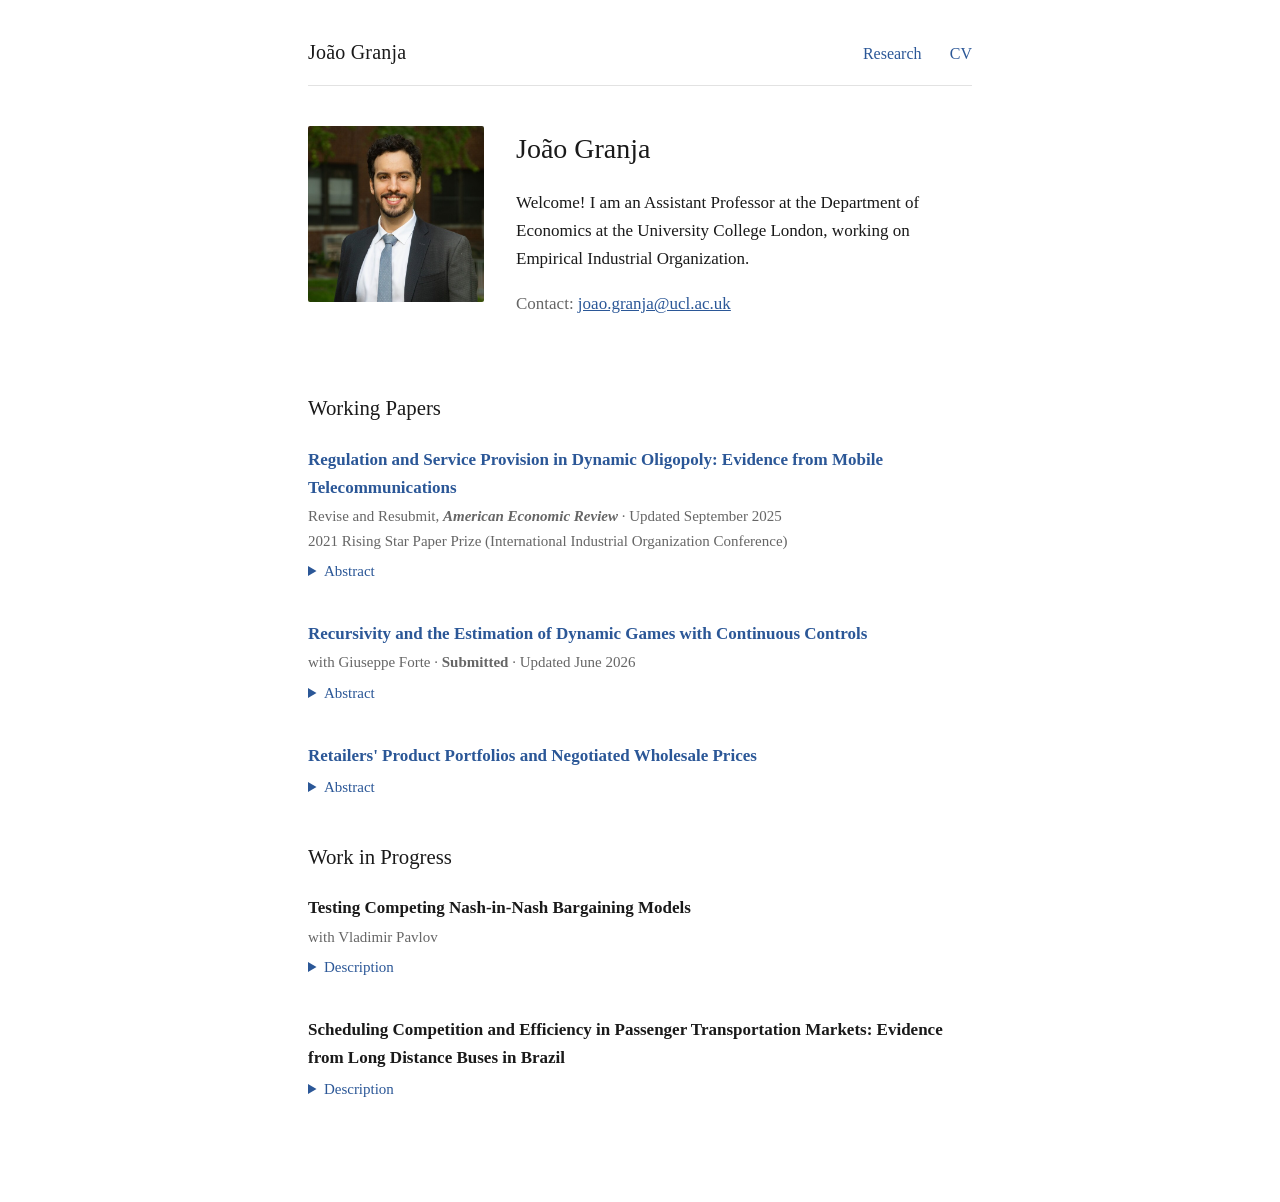
<file: index.html>
<!DOCTYPE html>
<html lang="en">
<head>
  <meta charset="utf-8">
  <meta name="viewport" content="width=device-width, initial-scale=1">
  <title>João Granja</title>
  <meta name="description" content="João Granja — Assistant Professor of Economics, University College London. Empirical Industrial Organization.">
  <link rel="stylesheet" href="assets/style.css">
</head>
<body>
  <div class="container">
    <header>
      <p class="site-name"><a href="index.html">João Granja</a></p>
      <nav>
        <a href="#research">Research</a>
        <a href="granja_cv.pdf">CV</a>
      </nav>
    </header>

    <main>
      <div class="intro">
        <img src="assets/photo.jpg" alt="Photo of João Granja">
        <div>
          <h1>João Granja</h1>
          <p>
            Welcome! I am an Assistant Professor at the Department of Economics at the
            University College London, working on Empirical Industrial Organization.
          </p>
          <p class="muted">
            Contact: <a href="mailto:joao.granja@ucl.ac.uk">joao.granja@ucl.ac.uk</a>
          </p>
        </div>
      </div>

      <section id="research">
        <h2>Working Papers</h2>

        <div class="paper">
          <p class="paper-title"><a href="granja_cr.pdf">Regulation and Service Provision in Dynamic Oligopoly: Evidence from Mobile Telecommunications</a></p>
          <p class="paper-meta">Revise and Resubmit, <strong><em>American Economic Review</em></strong> · Updated September 2025</p>
          <p class="paper-meta">2021 Rising Star Paper Prize (International Industrial Organization Conference)</p>
          <details>
            <summary>Abstract</summary>
            <p>I study the effect of universal service regulation on the speed of roll-out of new mobile telecommunications technologies. I develop a dynamic game of entry and technology upgrade under regulation, which I estimate using new data on mobile technology availability in Brazilian municipalities. Counterfactuals show that the regulation accelerated the introduction of 3G technology to lower-income, rural municipalities by just under 1 year, on average, while reducing firms’ aggregate profits by 10%. The regulation can act as a commitment device and marginally deter technology deployment by unregulated firms. A subsidy auction achieves similar acceleration of 3G deployment at 21% of the cost, likely increasing welfare.</p>
          </details>
        </div>

        <div class="paper">
          <p class="paper-title"><a href="fg_dgs.pdf">Recursivity and the Estimation of Dynamic Games with Continuous Controls</a></p>
          <p class="paper-meta">with Giuseppe Forte · <strong>Submitted</strong> · Updated June 2026</p>
          <details>
            <summary>Abstract</summary>
            <p>We revisit the estimation of dynamic games with continuous control variables, such as investments in R&amp;D, quality, and capacity. We show how to use the recursive characterization of Markov Perfect Equilibria to develop estimators that make full use of the structure of the model. Our estimator resembles an indirect inference estimator, albeit in a two-step procedure that is common in the estimation of dynamic games. We use Monte Carlo experiments based on an empirically-relevant model of investment in R&amp;D to compare the performance of our estimator with alternatives. We find that our estimator outperforms the commonly-used inequality estimator of Bajari, Benkard, and Levin (2007) and a naive implementation of an estimator based on recursive equilibrium conditions.</p>
          </details>
        </div>

        <div class="paper">
          <p class="paper-title"><a href="Granja_bargaining.pdf">Retailers' Product Portfolios and Negotiated Wholesale Prices</a></p>
          <details>
            <summary>Abstract</summary>
            <p>Product portfolios have a direct effect on prices via optimal pricing decisions and also an indirect effect because they influence retailers’ bargaining positions, and thus the wholesale prices retailers are able to procure. I study the effects of characteristics of retailers’ product portfolios, in particular their offerings of store-brand products, on the retail prices of national brands. I propose a Nash-in-Nash model of wholesale and retail price determination, which I estimate using IRI scanner data. I use the estimated model to simulate a counterfactual in which I eliminate store-brand products and to quantify the welfare effect of double marginalization. I find that the presence of store-brand products decreases the prices of national brands by about 1%, and that the elimination of double marginalization leads to substantial consumer welfare gains.</p>
          </details>
        </div>

        <h2>Work in Progress</h2>

        <div class="paper">
          <p class="paper-title">Testing Competing Nash-in-Nash Bargaining Models</p>
          <p class="paper-meta">with Vladimir Pavlov</p>
          <details>
            <summary>Description</summary>
            <p>We develop tools to test between common competing specifications of the Nash-in-Nash bargaining framework, and apply those tools to data from the Washington State legal cannabis market.</p>
          </details>
        </div>

        <div class="paper">
          <p class="paper-title">Scheduling Competition and Efficiency in Passenger Transportation Markets: Evidence from Long Distance Buses in Brazil</p>
          <details>
            <summary>Description</summary>
            <p>Many passenger transportation markets are characterized by low load factors, which suggests large inefficiencies. I quantify these inefficiencies in an environment in which firms compete on their schedules as well as prices. To do so, I use new and detailed data on firms' schedules and sales, collected in partnership with the Brazilian transportation regulator.</p>
          </details>
        </div>
      </section>
    </main>
  </div>
</body>
</html>
</file>
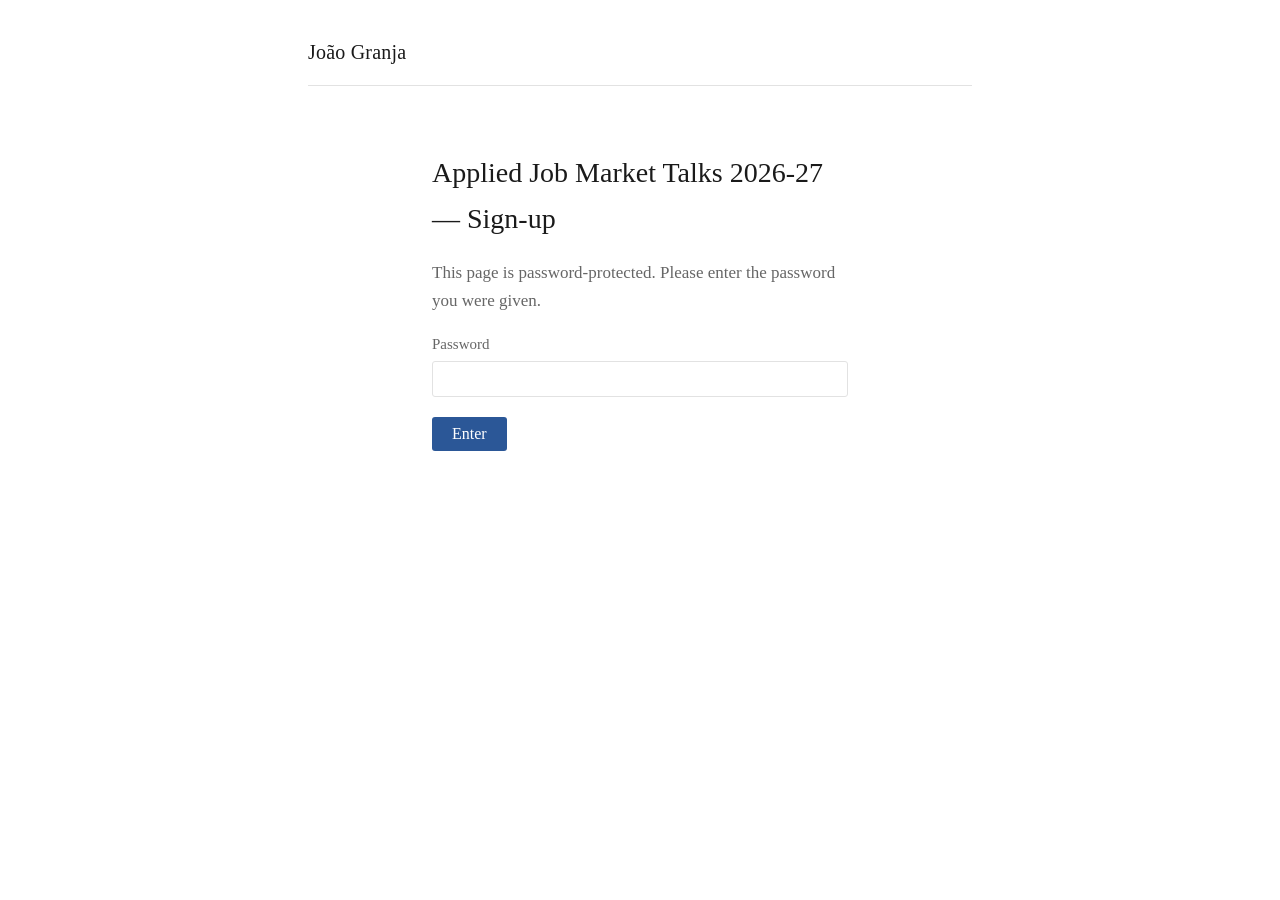
<file: jm-talks/index.html>
<!DOCTYPE html>
<html lang="en">
<head>
  <meta charset="utf-8">
  <meta name="viewport" content="width=device-width, initial-scale=1">
  <meta name="robots" content="noindex, nofollow">
  <title>Applied Job Market Talks 2026-27 — Sign-up</title>
  <link rel="stylesheet" href="../assets/style.css">
  <style>
    .gate {
      max-width: 26rem;
      margin: 4rem auto 0;
    }

    .gate label,
    .signup label {
      display: block;
      margin: 1rem 0 0.25rem;
      font-size: 0.9375rem;
      color: var(--muted);
    }

    input[type="text"],
    input[type="email"],
    input[type="password"] {
      width: 100%;
      padding: 0.5rem 0.6rem;
      font-family: inherit;
      font-size: 1rem;
      border: 1px solid var(--rule);
      border-radius: 3px;
    }

    input:focus {
      outline: none;
      border-color: var(--accent);
    }

    button {
      margin-top: 1.25rem;
      padding: 0.5rem 1.25rem;
      font-family: inherit;
      font-size: 1rem;
      color: #fff;
      background: var(--accent);
      border: none;
      border-radius: 3px;
      cursor: pointer;
    }

    button:hover { opacity: 0.92; }
    button:disabled { background: var(--muted); cursor: default; }

    .slot-group { margin-top: 1.75rem; }

    .slot-group h3 {
      font-size: 1.0625rem;
      font-weight: bold;
      margin: 0 0 0.25rem;
    }

    .slot-group p.where {
      margin: 0 0 0.6rem;
      font-size: 0.9375rem;
      color: var(--muted);
    }

    .slot {
      display: block;
      padding: 0.45rem 0.7rem;
      margin-bottom: 0.4rem;
      border: 1px solid var(--rule);
      border-radius: 3px;
      cursor: pointer;
      font-size: 1rem;
    }

    .slot:hover { border-color: var(--accent); }

    .slot input { margin-right: 0.6rem; }

    .slot.selected {
      border-color: var(--accent);
      background: #f2f6fc;
    }

    .slot.taken {
      background: #eee;
      color: var(--muted);
      text-decoration: line-through;
      cursor: default;
      pointer-events: none;
    }

    .msg { margin-top: 1rem; font-size: 0.9375rem; }
    .msg.error { color: #a33; }
    .msg.ok { color: #2a7a2a; }

    .hidden { display: none; }
  </style>
</head>
<body>
  <div class="container">
    <header>
      <p class="site-name"><a href="../index.html">João Granja</a></p>
    </header>

    <main>
      <!-- Password gate -->
      <div id="gate" class="gate">
        <h1>Applied Job Market Talks 2026-27 — Sign-up</h1>
        <p class="muted">This page is password-protected. Please enter the password you were given.</p>
        <form id="gate-form">
          <label for="password">Password</label>
          <input type="password" id="password" autocomplete="off" required>
          <button type="submit" id="gate-btn">Enter</button>
          <p id="gate-msg" class="msg error hidden"></p>
        </form>
      </div>

      <!-- Sign-up form -->
      <div id="signup" class="signup hidden">
        <h1>Applied Job Market Talks 2026-27 — Sign-up</h1>
        <p>
          Please choose a slot for your talk below and enter your name and email.
          Slots that are shaded and struck through have already been taken.
        </p>

        <form id="signup-form">
          <label for="name">Name</label>
          <input type="text" id="name" autocomplete="name" required>

          <label for="email">Email</label>
          <input type="email" id="email" autocomplete="email" required>

          <div id="slot-list"></div>

          <button type="submit" id="submit-btn">Sign up</button>
          <p id="signup-msg" class="msg hidden"></p>
        </form>
      </div>

      <!-- Confirmation -->
      <div id="done" class="hidden">
        <h1>Thank you!</h1>
        <p id="done-text"></p>
      </div>
    </main>
  </div>

  <script>
    // Paste the Google Apps Script web app URL between the quotes below.
    const SCRIPT_URL = "https://script.google.com/macros/s/AKfycbzn_ZijeKajyuBT_p_B3LQYYzrMcodehFvmumJ3k93bTpEB5Yi39s5F1oNC8q0cf_so/exec";

    const SLOT_GROUPS = [
      {
        title: "Thursday seminars",
        where: "IFS, 12:00–1:30pm",
        slots: [
          "Thursday 15 October — IFS, 12:00–1:30pm",
          "Thursday 22 October — IFS, 12:00–1:30pm",
          "Thursday 29 October — IFS, 12:00–1:30pm",
          "Thursday 5 November — IFS, 12:00–1:30pm",
          "Thursday 19 November — IFS, 12:00–1:30pm",
        ],
      },
      {
        title: "Monday seminars",
        where: "Archaeology 612, 2:00–3:30pm",
        slots: [
          "Monday 12 October — Archaeology 612, 2:00–3:30pm",
          "Monday 19 October — Archaeology 612, 2:00–3:30pm",
          "Monday 26 October — Archaeology 612, 2:00–3:30pm",
          "Monday 2 November — Archaeology 612, 2:00–3:30pm",
          "Monday 16 November — Archaeology 612, 2:00–3:30pm",
          "Monday 23 November — Archaeology 612, 2:00–3:30pm",
          "Monday 30 November — Archaeology 612, 2:00–3:30pm",
        ],
      },
    ];

    let password = sessionStorage.getItem("jm-talks-password") || "";

    // Apps Script accepts cross-origin POSTs without a preflight when the
    // body is sent as text/plain, so all requests go through this helper.
    async function api(payload) {
      const res = await fetch(SCRIPT_URL, {
        method: "POST",
        headers: { "Content-Type": "text/plain;charset=utf-8" },
        body: JSON.stringify(Object.assign({ password: password }, payload)),
      });
      if (!res.ok) throw new Error("Network error");
      return res.json();
    }

    function show(id) {
      for (const s of ["gate", "signup", "done"]) {
        document.getElementById(s).classList.toggle("hidden", s !== id);
      }
    }

    function renderSlots(booked) {
      const container = document.getElementById("slot-list");
      container.innerHTML = "";
      for (const group of SLOT_GROUPS) {
        const div = document.createElement("div");
        div.className = "slot-group";
        const h = document.createElement("h3");
        h.textContent = group.title;
        const where = document.createElement("p");
        where.className = "where";
        where.textContent = group.where;
        div.appendChild(h);
        div.appendChild(where);
        for (const slot of group.slots) {
          const taken = booked.includes(slot);
          const label = document.createElement("label");
          label.className = "slot" + (taken ? " taken" : "");
          const radio = document.createElement("input");
          radio.type = "radio";
          radio.name = "slot";
          radio.value = slot;
          radio.required = true;
          radio.disabled = taken;
          radio.addEventListener("change", () => {
            container.querySelectorAll(".slot").forEach(el => el.classList.remove("selected"));
            label.classList.add("selected");
          });
          label.appendChild(radio);
          label.appendChild(document.createTextNode(slot.replace(/ — .*$/, "")));
          div.appendChild(label);
        }
        container.appendChild(div);
      }
    }

    async function enter(pw) {
      password = pw;
      const btn = document.getElementById("gate-btn");
      const msg = document.getElementById("gate-msg");
      btn.disabled = true;
      btn.textContent = "Checking…";
      msg.classList.add("hidden");
      try {
        const data = await api({ action: "list" });
        if (!data.ok) throw new Error(data.error || "Wrong password");
        sessionStorage.setItem("jm-talks-password", password);
        renderSlots(data.booked);
        show("signup");
      } catch (err) {
        sessionStorage.removeItem("jm-talks-password");
        msg.textContent = err.message === "Wrong password" ? "Incorrect password." :
          "Could not reach the sign-up service. Please try again.";
        msg.classList.remove("hidden");
      } finally {
        btn.disabled = false;
        btn.textContent = "Enter";
      }
    }

    document.getElementById("gate-form").addEventListener("submit", (e) => {
      e.preventDefault();
      enter(document.getElementById("password").value.trim());
    });

    document.getElementById("signup-form").addEventListener("submit", async (e) => {
      e.preventDefault();
      const btn = document.getElementById("submit-btn");
      const msg = document.getElementById("signup-msg");
      const chosen = document.querySelector('input[name="slot"]:checked');
      if (!chosen) return;
      const emailValue = document.getElementById("email").value.trim();
      if (!emailValue.includes("@")) {
        msg.textContent = "Please enter a valid email address (it must contain an @).";
        msg.className = "msg error";
        msg.classList.remove("hidden");
        return;
      }
      btn.disabled = true;
      btn.textContent = "Signing you up… this can take a few seconds";
      msg.classList.add("hidden");

      // A unique token makes retries safe: if the browser fails to read the
      // response, resending the same token lets the backend recognize the
      // signup as already recorded rather than rejecting the slot as taken.
      const token = (crypto.randomUUID && crypto.randomUUID()) ||
        String(Math.random()).slice(2) + Date.now();
      const payload = {
        action: "signup",
        name: document.getElementById("name").value.trim(),
        email: document.getElementById("email").value.trim(),
        slot: chosen.value,
        token: token,
      };

      let data = null;
      for (let attempt = 0; attempt < 3 && !data; attempt++) {
        if (attempt > 0) await new Promise(r => setTimeout(r, 1500));
        try {
          data = await api(payload);
        } catch (err) { /* retry */ }
      }

      if (data && data.ok) {
        document.getElementById("done-text").textContent =
          "You are signed up for: " + chosen.value + ". " +
          "If you need to change your slot, please email joao.granja@ucl.ac.uk.";
        show("done");
      } else if (data && data.error === "taken") {
        renderSlots(data.booked || []);
        msg.textContent = "Sorry — that slot was just taken by someone else. Please choose another.";
        msg.className = "msg error";
      } else {
        msg.textContent = "We could not confirm your sign-up due to a network problem — " +
          "it may still have been recorded. Please email joao.granja@ucl.ac.uk to confirm " +
          "your slot rather than signing up again.";
        msg.className = "msg error";
      }
      btn.disabled = false;
      btn.textContent = "Sign up";
    });

    // If a valid password is already in this browser session, skip the gate.
    if (password) enter(password);
  </script>
</body>
</html>
</file>
<file: assets/style.css>
:root {
  --text: #1a1a1a;
  --muted: #666;
  --accent: #2b5797;
  --rule: #e2e2e2;
}

* {
  box-sizing: border-box;
}

html {
  scroll-behavior: smooth;
}

body {
  margin: 0;
  font-family: Georgia, "Times New Roman", serif;
  font-size: 1.0625rem;
  line-height: 1.65;
  color: var(--text);
  background: #fff;
}

.container {
  max-width: 44rem;
  margin: 0 auto;
  padding: 0 1.25rem 4rem;
}

/* Header / navigation */

header {
  display: flex;
  align-items: baseline;
  justify-content: space-between;
  flex-wrap: wrap;
  gap: 0.5rem 1.5rem;
  padding: 2.25rem 0 1rem;
  border-bottom: 1px solid var(--rule);
  margin-bottom: 2.5rem;
}

.site-name {
  font-size: 1.25rem;
  font-weight: normal;
  letter-spacing: 0.01em;
  margin: 0;
}

.site-name a {
  color: var(--text);
  text-decoration: none;
}

nav a {
  color: var(--accent);
  text-decoration: none;
  margin-left: 1.5rem;
  font-size: 1rem;
}

nav a:first-child {
  margin-left: 0;
}

nav a:hover {
  text-decoration: underline;
}

nav a.current {
  color: var(--text);
  pointer-events: none;
}

/* General elements */

a {
  color: var(--accent);
}

h1 {
  font-size: 1.75rem;
  font-weight: normal;
  margin: 0 0 0.25rem;
}

h2 {
  font-size: 1.3rem;
  font-weight: normal;
  margin: 2.5rem 0 1.25rem;
}

.muted {
  color: var(--muted);
}

/* Home page */

.intro {
  display: flex;
  gap: 2rem;
  align-items: flex-start;
}

.intro img {
  width: 11rem;
  max-width: 40vw;
  height: auto;
  border-radius: 2px;
  flex-shrink: 0;
}

.intro .affiliation {
  margin: 0 0 1rem;
  color: var(--muted);
  font-size: 1rem;
  line-height: 1.5;
}

/* Research section */

#research {
  margin-top: 3.5rem;
  scroll-margin-top: 1.5rem;
}

.paper {
  margin-bottom: 2.25rem;
}

.paper-title {
  font-size: 1.0625rem;
  margin: 0 0 0.15rem;
  font-weight: bold;
}

.paper-title a {
  color: var(--accent);
  text-decoration: none;
}

.paper-title a:hover {
  text-decoration: underline;
}

.paper-meta {
  margin: 0;
  font-size: 0.9375rem;
  color: var(--muted);
}

.paper details {
  margin-top: 0.35rem;
}

.paper summary {
  cursor: pointer;
  font-size: 0.9375rem;
  color: var(--accent);
  width: fit-content;
}

.paper summary:hover {
  text-decoration: underline;
}

.paper details p {
  margin: 0.5rem 0 0;
  font-size: 0.9375rem;
  text-align: justify;
  hyphens: auto;
}

/* Narrow screens */

@media (max-width: 34rem) {
  header {
    flex-direction: column;
    align-items: flex-start;
    gap: 0.35rem;
  }

  nav a {
    margin-left: 0;
    margin-right: 1.25rem;
  }

  .intro {
    flex-direction: column;
  }

  .intro img {
    max-width: 60vw;
  }
}
</file>
